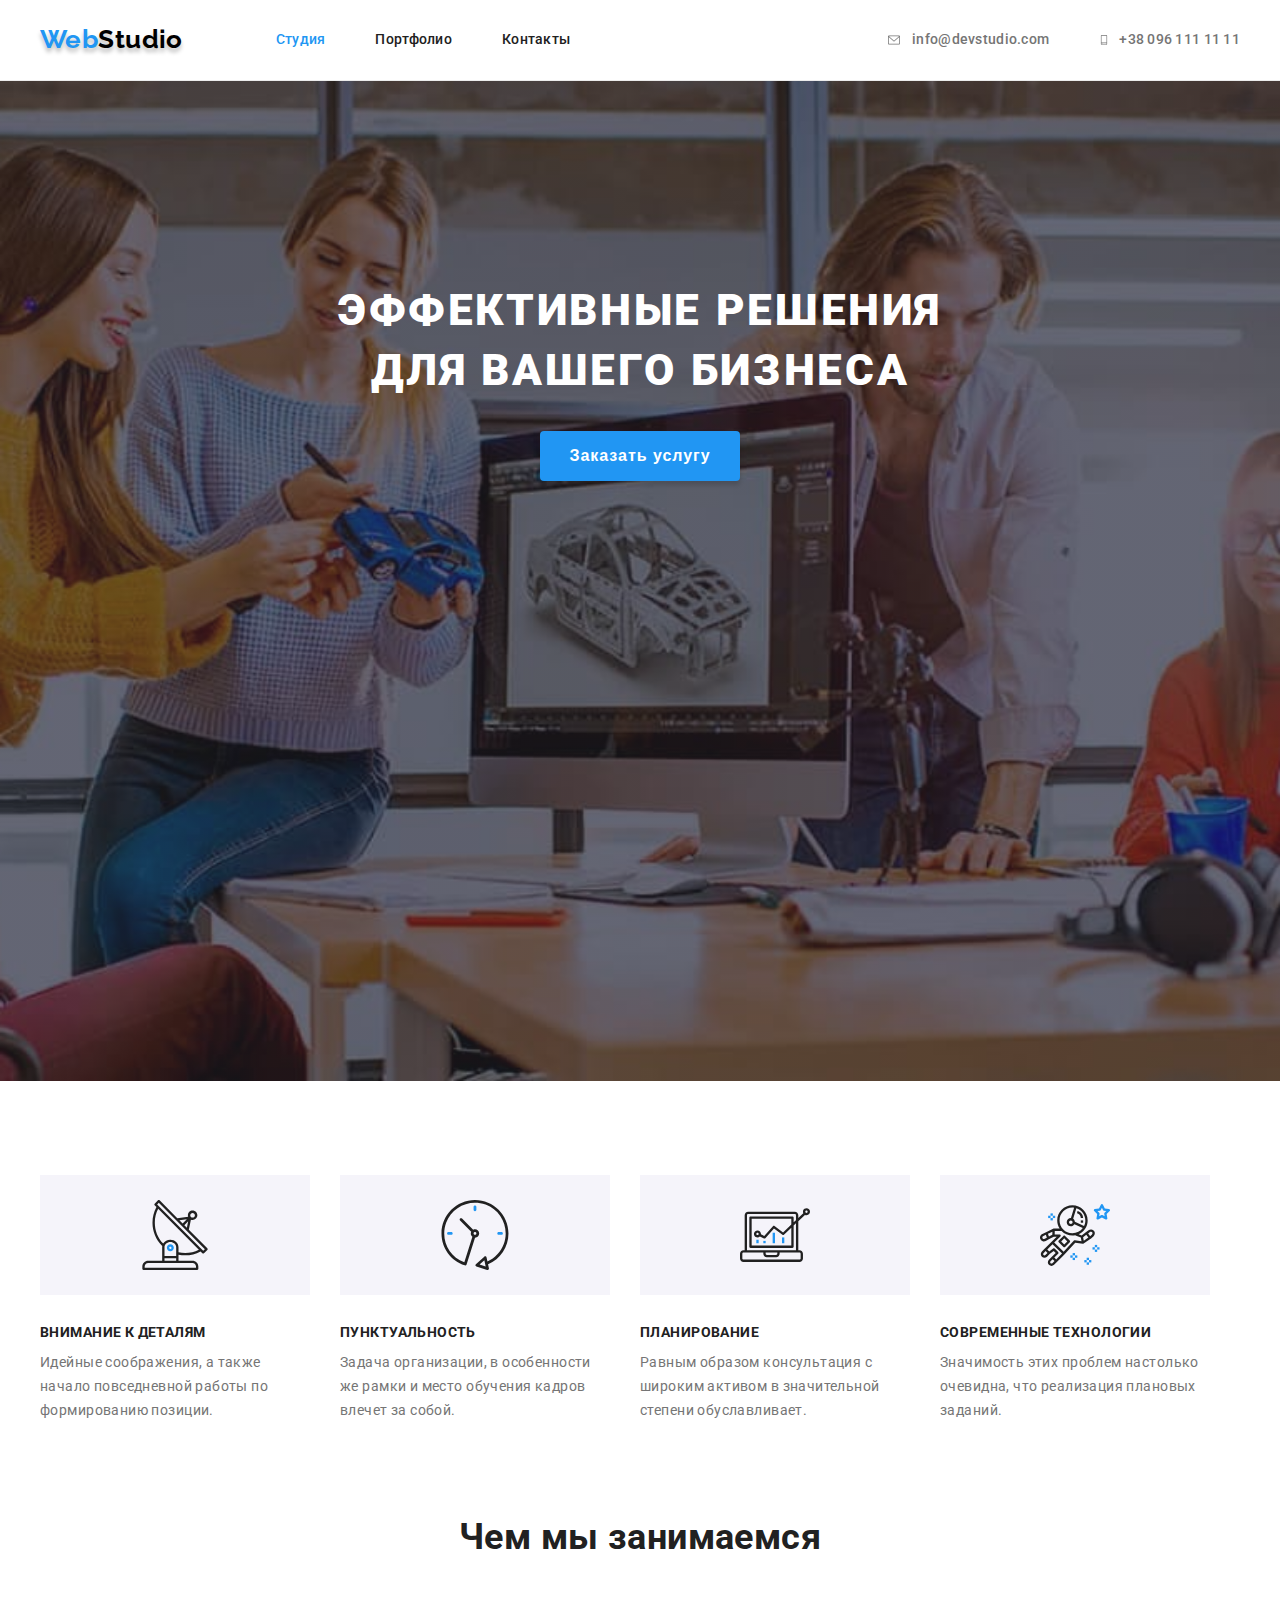
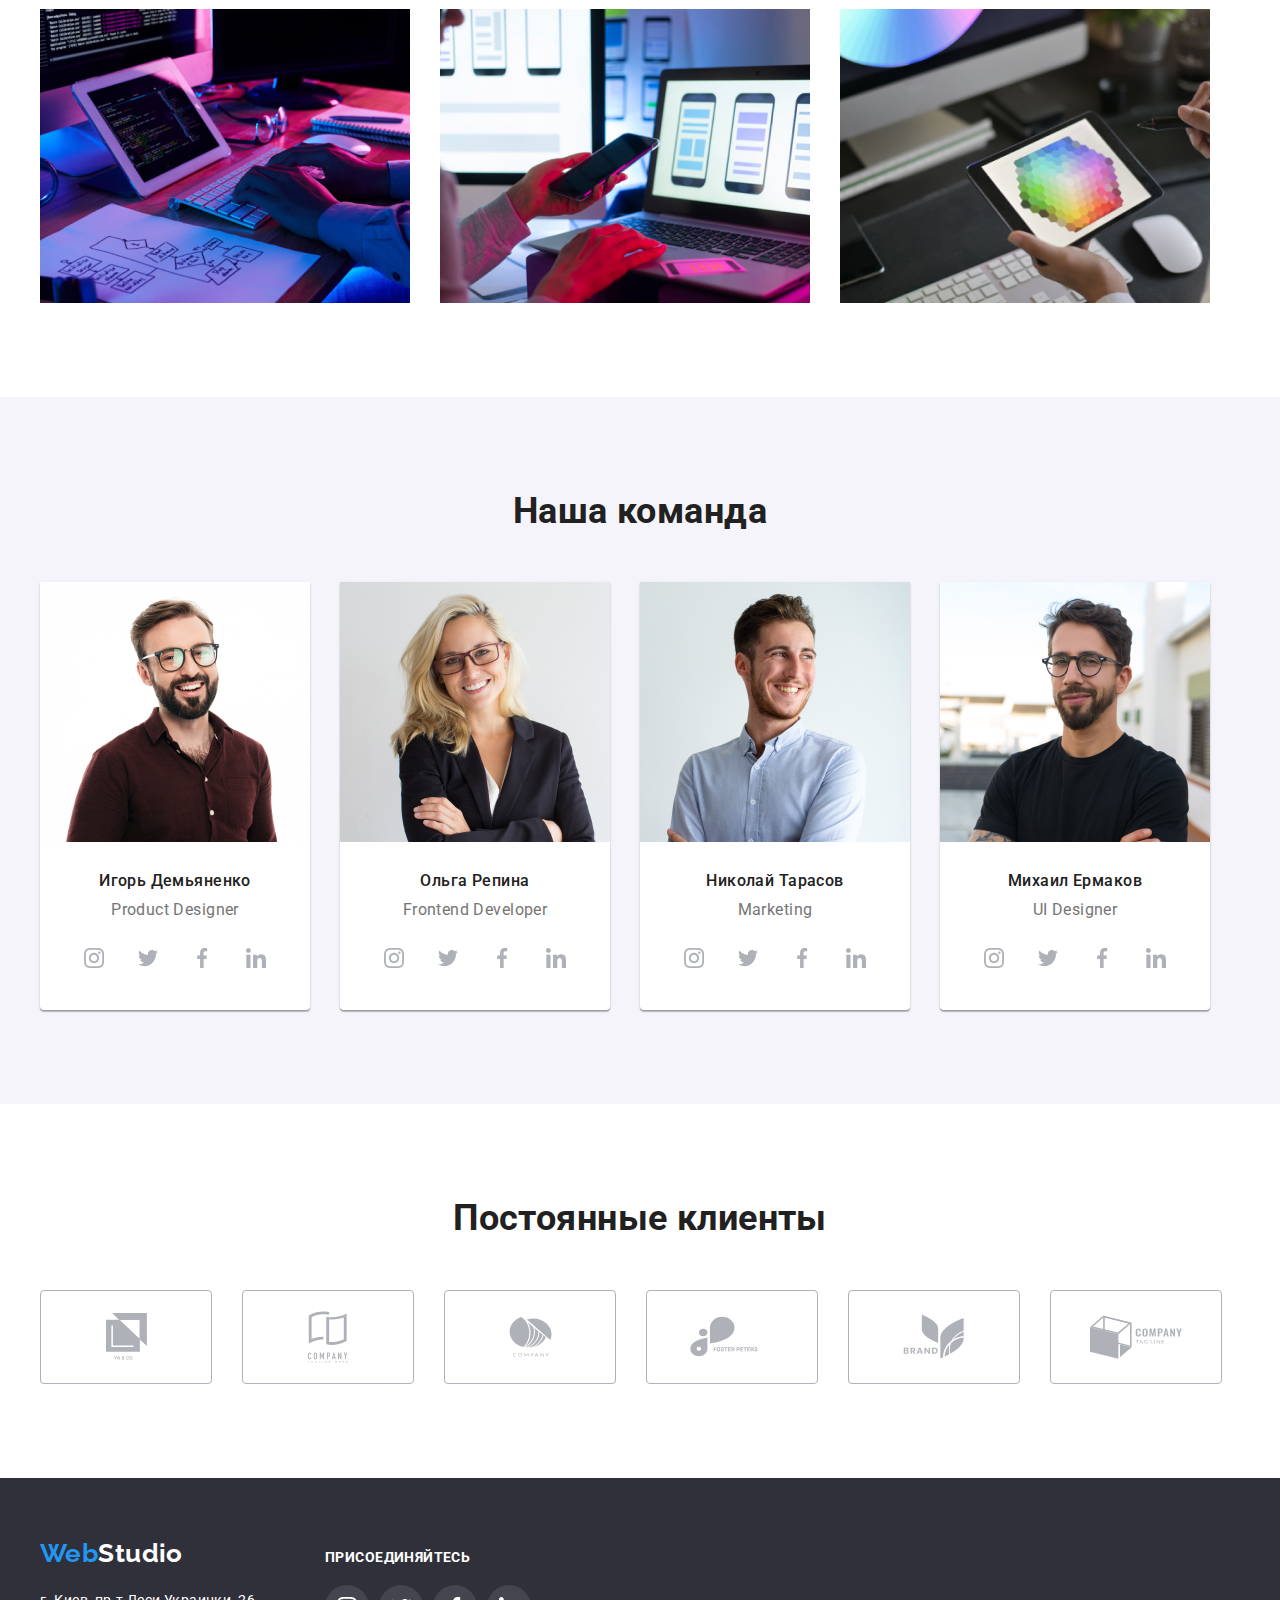
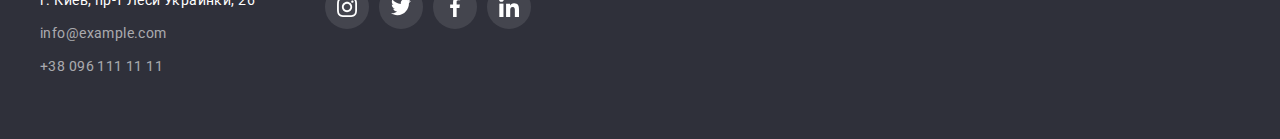
<file: index.html>
<!DOCTYPE html>
<html lang="ru">
<head>
    <meta charset="UTF-8">
    <meta http-equiv="X-UA-Compatible" content="IE=edge">
    <meta name="viewport" content="width=device-width, initial-scale=1.0">
    <title>Studio</title>
    <link rel="preconnect" href="https://fonts.googleapis.com">
    <link rel="preconnect" href="https://fonts.gstatic.com" crossorigin>
    <link href="https://fonts.googleapis.com/css2?family=Raleway:wght@700&family=Roboto:wght@400;500;700;900&display=swap" rel="stylesheet">
    <link rel="stylesheet" href="https://cdnjs.cloudflare.com/ajax/libs/modern-normalize/1.1.0/modern-normalize.min.css" integrity="sha512-wpPYUAdjBVSE4KJnH1VR1HeZfpl1ub8YT/NKx4PuQ5NmX2tKuGu6U/JRp5y+Y8XG2tV+wKQpNHVUX03MfMFn9Q==" crossorigin="anonymous" referrerpolicy="no-referrer" />
    <link rel="stylesheet" href="./css/style.css">
</head>
<body>
    <header class="page-header">
        <div class="container main-nav">
        <nav class="nav">
            <a href="" class="logo">Web<span class="logo-studio">Studio</span></a>
            <ul class="site-nav list">
                <li class="item"><a href="" class="link current">Студия</a></li>
                <li class="item"><a href="./portfolio.html" class="link">Портфолио</a></li>
                <li class="item"><a href="" class="link">Контакты</a></li>
            </ul>
        </nav>    
            <ul class="auth-nav list">
                <li class="item">
                    <a href="mailto:info@devstudio.com" class="link icon-link">
                        <svg width="16" height="12" class="icon"><use href="./img/icons/symbol-defs.svg#icon-envelope-hover"></use></svg>
                        info@devstudio.com</a></li>
                <li class="item"><a href="tel:+380961111111" class="link icon-link">
                    <svg width="10" height="16" class="icon"><use href="./img/icons/symbol-defs.svg#icon-smartphone"></use></svg>
                    +38 096 111 11 11</a></li>
            </ul>
        </div>
    </header>

        <section class="hero">
            <div class="container">
               <h1 class="hero-title">Эффективные решения для вашего бизнеса</h1>
               <button class="button primary">Заказать услугу</button>
            </div>   
        </section>

    <main>

    <!--- Особенности -->    
          <section class="section main-nav">
            <div class="container">
              <h2 hidden class="section-title">Преимущества компании</h2>
                <ul class="feature-list list">
                <li class="item icon-antenna">
                    <div class="feature-icon-wrap">
                        <svg width="70" height="70"><use href="./img/icons/symbol-defs.svg#icon-antenna-1"></use></svg>
                    </div>
                    <h3 class="title">Внимание к деталям</h3>
                    <p class="text">Идейные соображения, а также начало повседневной работы по формированию позиции.</p>
                </li>
                <li class="item icon-clock">
                    <div class="feature-icon-wrap">
                        <svg width="70" height="70"><use href="./img/icons/symbol-defs.svg#icon-clock-1"></use></svg>
                    </div>
                    <h3 class="title">Пунктуальность</h3>
                    <p class="text">Задача организации, в особенности же рамки и место обучения кадров влечет за собой.</p>
                </li>
                <li class="item icon-diagrama">
                    <div class="feature-icon-wrap">
                        <svg width="70" height="70"><use href="./img/icons/symbol-defs.svg#icon-diagram-1"></use></svg>
                    </div>
                    <h3 class="title">Планирование</h3>
                    <p class="text">Равным образом консультация с широким активом в значительной степени обуславливает.</p>
                </li>
                <li class="item icon-astronaut">
                    <div class="feature-icon-wrap">
                        <svg width="70" height="70"><use href="./img/icons/symbol-defs.svg#icon-astronaut-1"></use></svg>
                    </div>
                    <h3 class="title">Современные технологии</h3>
                    <p class="text">Значимость этих проблем настолько очевидна, что реализация плановых заданий.</p>
                </li>
                </ul>
            </div>
          </section>

    <!--- Чем мы занимаемся -->
          <section class="section work">
              <div class="container">
                <h2 class="section-title">Чем мы занимаемся</h2>
                   <ul class="work-list list">
                       <li class="item"><img src="./img/works/img1.jpg" alt="computer" width="370"></li>
                       <li class="item"><img src="./img/works/img2.jpg" alt="laptop" width="370"></li>
                       <li class="item"><img src="./img/works/img3.jpg" alt="tablet" width="370"></li>
                   </ul>
              </div>
          </section>

    <!--- Наша команда -->
          <section class="team section">
              <div class="container">
                <h2 class="section-title">Наша команда</h2>
                   <ul class="team-list list">
                <li class="item">
                    <img src="./img/team/igor.jpg" alt="igor" width="270">
                
                    <h3 class="title">Игорь Демьяненко</h3>
                    <p class="text">Product Designer</p>

                 <ul class="social-links list">
                        <li class="soc-item instagram">
                            <a href="" class="link soc-icon">
                                <svg class="icon-soc" width="20" height="20">
                                <use href="./img/icons/sprite.svg#icon-instagram-2"></use></svg></a></li>
                        <li class="soc-item twitter">
                            <a href="" class="link soc-icon">
                                <svg class="icon-soc" width="20" height="20">
                                    <use href="./img/icons/sprite.svg#icon-twitter-1"></use></svg></a></li>
                        <li class="soc-item facebook">
                            <a href="" class="link soc-icon">
                                <svg class="icon-soc" width="20" height="20">
                                    <use href="./img/icons/sprite.svg#icon-facebook-1"></use></svg></a></li>
                        <li class="soc-item linkedin">
                            <a href="" class="link soc-icon">
                                <svg class="icon-soc" width="20" height="20">
                                    <use href="./img/icons/sprite.svg#icon-linkedin-1"></use></svg></a></li>
                    </ul>

                </li>
                <li class="item">
                    <img src="./img/team/olga.jpg" alt="olga" width="270">
                    
                    <h3 class="title">Ольга Репина</h3>
                    <p class="text">Frontend Developer</p>

                    <ul class="social-links list">
                        <li class="soc-item instagram">
                            <a href="" class="link soc-icon">
                                <svg class="icon-soc" width="20" height="20">
                                <use href="./img/icons/sprite.svg#icon-instagram-2"></use></svg></a></li>
                        <li class="soc-item twitter">
                            <a href="" class="link soc-icon">
                                <svg class="icon-soc" width="20" height="20">
                                    <use href="./img/icons/sprite.svg#icon-twitter-1"></use></svg></a></li>
                        <li class="soc-item facebook">
                            <a href="" class="link soc-icon">
                                <svg class="icon-soc" width="20" height="20">
                                    <use href="./img/icons/sprite.svg#icon-facebook-1"></use></svg></a></li>
                        <li class="soc-item linkedin">
                            <a href="" class="link soc-icon">
                                <svg class="icon-soc" width="20" height="20">
                                    <use href="./img/icons/sprite.svg#icon-linkedin-1"></use></svg></a></li>
                    </ul>
                   
                </li>
                <li class="item">
                    <img src="./img/team/nikola.jpg" alt="nikola" width="270">
                    
                    <h3 class="title">Николай Тарасов</h3>
                    <p class="text">Marketing</p>

                    <ul class="social-links list">
                        <li class="soc-item instagram">
                            <a href="" class="link soc-icon">
                                <svg class="icon-soc" width="20" height="20">
                                <use href="./img/icons/sprite.svg#icon-instagram-2"></use></svg></a></li>
                        <li class="soc-item twitter">
                            <a href="" class="link soc-icon">
                                <svg class="icon-soc" width="20" height="20">
                                    <use href="./img/icons/sprite.svg#icon-twitter-1"></use></svg></a></li>
                        <li class="soc-item facebook">
                            <a href="" class="link soc-icon">
                                <svg class="icon-soc" width="20" height="20">
                                    <use href="./img/icons/sprite.svg#icon-facebook-1"></use></svg></a></li>
                        <li class="soc-item linkedin">
                            <a href="" class="link soc-icon">
                                <svg class="icon-soc" width="20" height="20">
                                    <use href="./img/icons/sprite.svg#icon-linkedin-1"></use></svg></a></li>
                    </ul>
                </li>
                <li class="item">
                    <img src="./img/team/mihal.jpg" alt="mihal" width="270">
                    
                    <h3 class="title">Михаил Ермаков</h3>
                    <p class="text">UI Designer</p>
                    
                    <ul class="social-links list">
                        <li class="soc-item instagram">
                            <a href="" class="link soc-icon">
                                <svg class="icon-soc" width="20" height="20">
                                <use href="./img/icons/sprite.svg#icon-instagram-2"></use></svg></a></li>
                        <li class="soc-item twitter">
                            <a href="" class="link soc-icon">
                                <svg class="icon-soc" width="20" height="20">
                                    <use href="./img/icons/sprite.svg#icon-twitter-1"></use></svg></a></li>
                        <li class="soc-item facebook">
                            <a href="" class="link soc-icon">
                                <svg class="icon-soc" width="20" height="20">
                                    <use href="./img/icons/sprite.svg#icon-facebook-1"></use></svg></a></li>
                        <li class="soc-item linkedin">
                            <a href="" class="link soc-icon">
                                <svg class="icon-soc" width="20" height="20">
                                    <use href="./img/icons/sprite.svg#icon-linkedin-1"></use></svg></a></li>
                    </ul>
                </li>
                   </ul>
              </div>
          </section>

        <!--  Постоянные клиенты  -->
            <section class="section">
                    <div class="container">
                        <h3 class="section-title">Постоянные клиенты</h3>
                            <ul class="client-list list">
                              <li class="item icon-ya">
                                <a href="" class="link icon-client">
                                    <svg class="client-icon" width="41" height="47" >
                                        <use href="./img/icons/symbol-company.svg#icon-ya"></use>
                                    </svg>
                                </a></li>
                              <li class="item icon-tagline">
                                <a href="" class="link icon-client">
                                    <svg class="client-icon" width="40" height="52" >
                                        <use href="./img/icons/symbol-company.svg#icon-tagline"></use>
                                    </svg>
                                </a></li>
                              <li class="item icon-company">
                                <a href="" class="link icon-client">
                                    <svg class="client-icon" width="43" height="41" >
                                        <use href="./img/icons/symbol-company.svg#icon-company"></use>
                                    </svg>
                                </a></li>
                              <li class="item icon-foster">
                                <a href="" class="link icon-client">
                                    <svg class="client-icon" width="84" height="41" >
                                        <use href="./img/icons/symbol-company.svg#icon-foster"></use>
                                    </svg>
                                </a></li>
                              <li class="item icon-brand">
                                <a href="" class="link icon-client">
                                    <svg class="client-icon" width="62" height="45" >
                                        <use href="./img/icons/symbol-company.svg#icon-brand"></use>
                                    </svg>
                                </a></li>
                              <li class="item icon-tag">
                                <a href="" class="link icon-client">
                                    <svg class="client-icon" width="94" height="44" >
                                        <use href="./img/icons/symbol-company.svg#icon-tag"></use>
                                    </svg>
                                </a></li>
                            </ul>
                    </div>
            </section>
        
    </main>

    <footer class="footer">
        <div class="container">
          <div class="coordinates">
            <a href="" class="logo-footer">Web<span class="footer-studio">Studio</span></a>
            <address class="address">
            <ul class="address-nav list">
                <li class="item"><a href="" class="address">г. Киев, пр-т Леси Украинки, 26</a></li>
                <li class="item"><a href="mailto:info@example.com" class="address-link">info@example.com</a></li>
                <li class="item"><a href="tel:+380961111111" class="address-link">+38 096 111 11 11</a></li>
            </ul>
            </address>
          </div>
          <div class="social-footer">
            <p class="title">присоединяйтесь</p>
            
                <ul class="soclinks list">
                    <li class="soc-item instagram">
                        <a href="" class="link socicon">
                            <svg class="icon-soc" width="20" height="20">
                            <use href="./img/icons/sprite.svg#icon-instagram-2"></use></svg></a></li>
                    <li class="soc-item twitter">
                        <a href="" class="link socicon">
                            <svg class="icon-soc" width="20" height="20">
                                <use href="./img/icons/sprite.svg#icon-twitter-1"></use></svg></a></li>
                    <li class="soc-item facebook">
                        <a href="" class="link socicon">
                            <svg class="icon-soc" width="20" height="20">
                                <use href="./img/icons/sprite.svg#icon-facebook-1"></use></svg></a></li>
                    <li class="soc-item linkedin">
                        <a href="" class="link socicon">
                            <svg class="icon-soc" width="20" height="20">
                                <use href="./img/icons/sprite.svg#icon-linkedin-1"></use></svg></a></li>
                </ul>
            
          </div>
        </div>
    </footer>
</body>
</html>
</file>
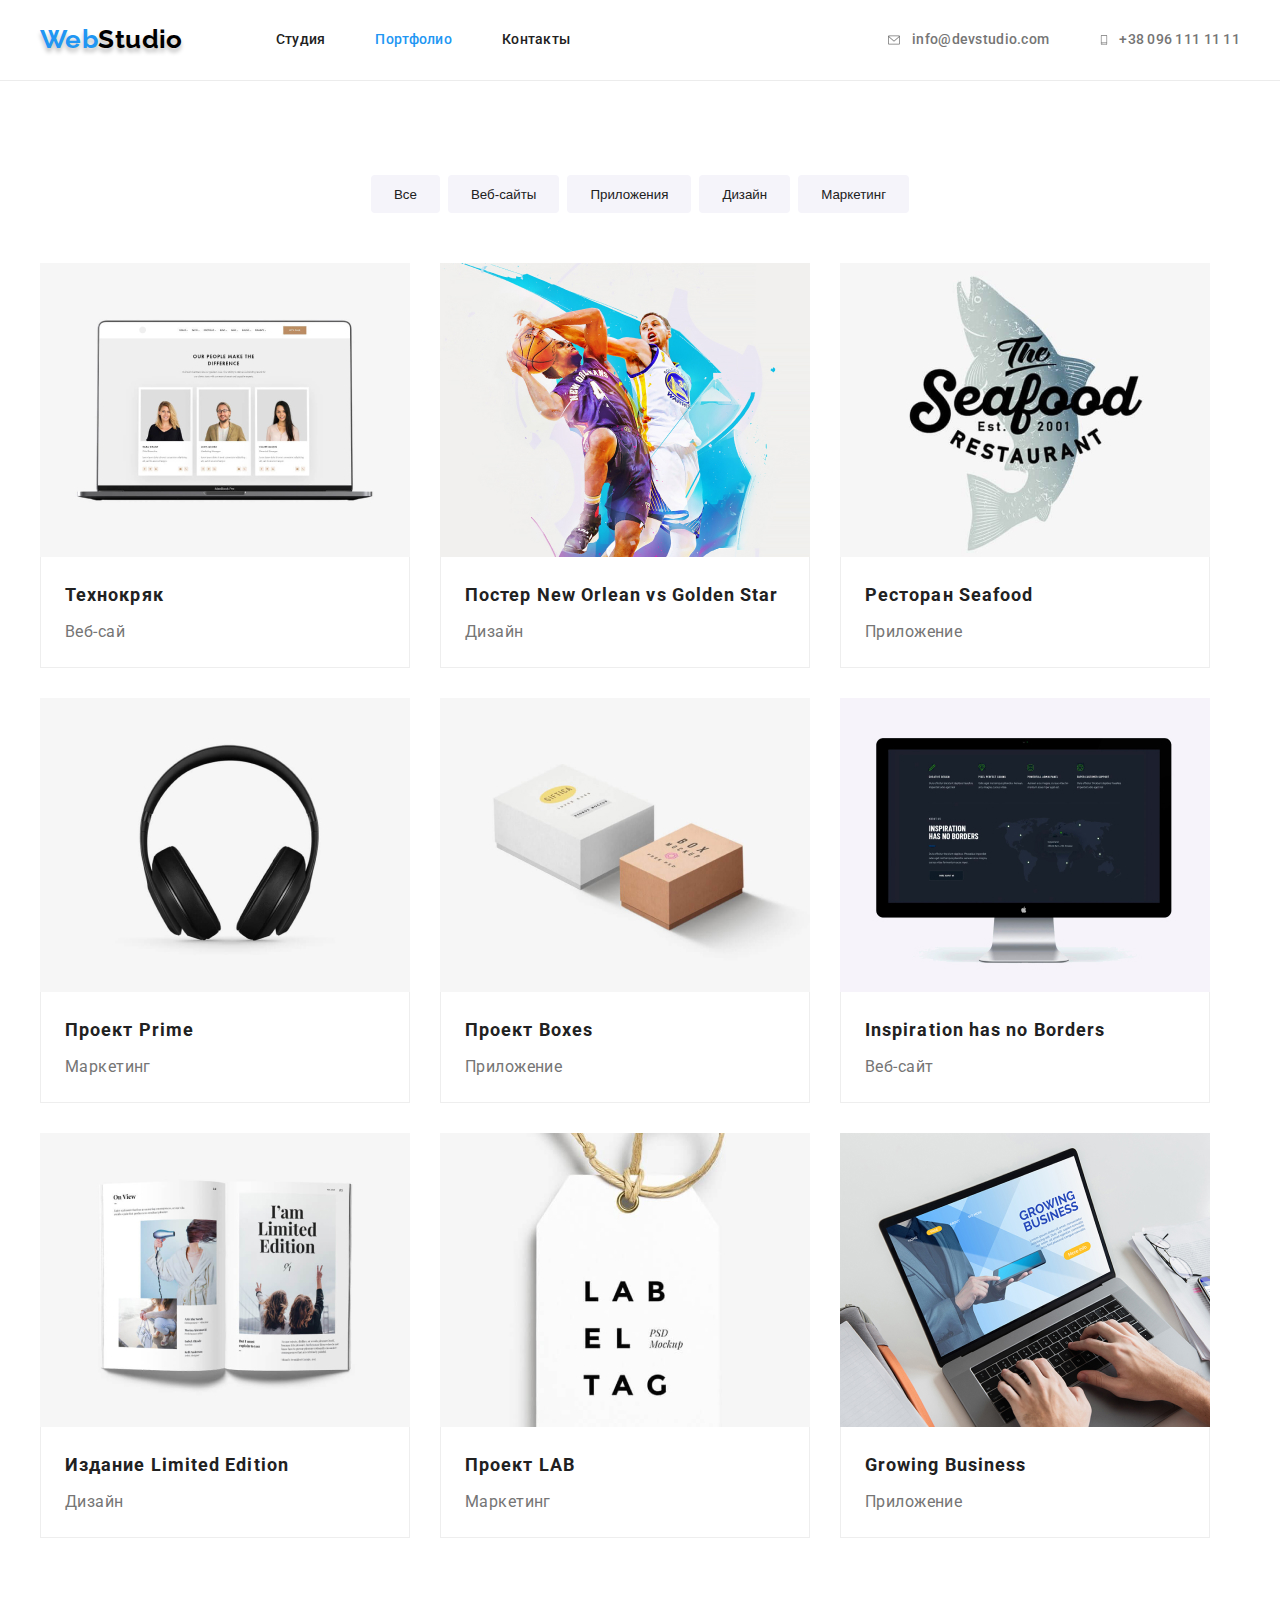
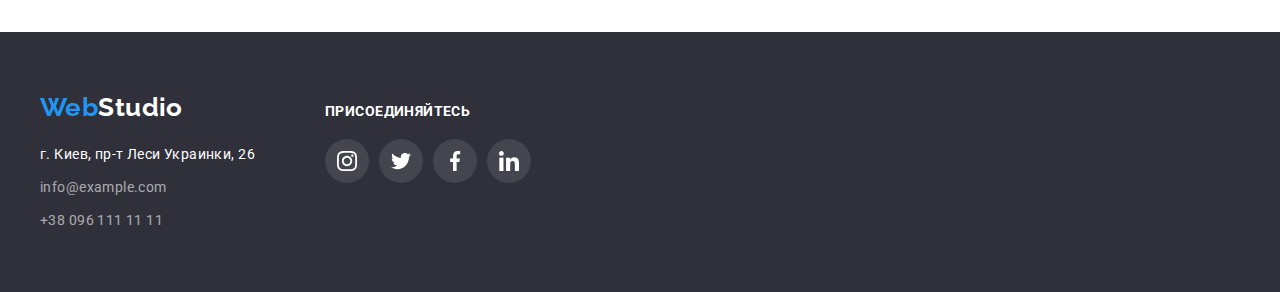
<file: portfolio.html>
<!DOCTYPE html>
<html lang="ru">
<head>
    <meta charset="UTF-8">
    <meta http-equiv="X-UA-Compatible" content="IE=edge">
    <meta name="viewport" content="width=device-width, initial-scale=1.0">
    <title>Portfolio</title>
    <link rel="preconnect" href="https://fonts.googleapis.com">
    <link rel="preconnect" href="https://fonts.gstatic.com" crossorigin>
    <link href="https://fonts.googleapis.com/css2?family=Raleway:wght@700&family=Roboto:wght@400;500;700;900&display=swap" rel="stylesheet">
    <link rel="stylesheet" href="https://cdnjs.cloudflare.com/ajax/libs/modern-normalize/1.1.0/modern-normalize.min.css" integrity="sha512-wpPYUAdjBVSE4KJnH1VR1HeZfpl1ub8YT/NKx4PuQ5NmX2tKuGu6U/JRp5y+Y8XG2tV+wKQpNHVUX03MfMFn9Q==" crossorigin="anonymous" referrerpolicy="no-referrer" />
    <link rel="stylesheet" href="./css/style.css">
</head>
<body>
    <header class="page-header">
        <div class="container main-nav">
        <nav class="nav">
            <a href="" class="logo">Web<span class="logo-studio">Studio</span></a>
            <ul class="site-nav list">
                <li class="item"><a href="./index.html" class="link">Студия</a></li>
                <li class="item"><a href="" class="link current">Портфолио</a></li>
                <li class="item"><a href="" class="link">Контакты</a></li>
            </ul>
        </nav>    
        <ul class="auth-nav list">
            <li class="item">
                <a href="mailto:info@devstudio.com" class="link icon-link">
                    <svg width="16" height="12" class="icon"><use href="./img/icons/symbol-defs.svg#icon-envelope-hover"></use></svg>
                    info@devstudio.com</a></li>
            <li class="item"><a href="tel:+380961111111" class="link icon-link">
                <svg width="10" height="16" class="icon"><use href="./img/icons/symbol-defs.svg#icon-smartphone"></use></svg>
                +38 096 111 11 11</a></li>
        </ul>
        </div>
    </header>
    <main>
        <section class="section">
            <div class="container">
             <h1 hidden>Portfolio</h1>
                <ul class="filters list">
                    <li class="item"><button type="button" class="button secondary">Все</button></li>
                    <li class="item"><button type="button" class="button secondary">Веб-сайты</button></li>
                    <li class="item"><button type="button" class="button secondary">Приложения</button></li>
                    <li class="item"><button type="button" class="button secondary">Дизайн</button></li>
                    <li class="item"><button type="button" class="button secondary">Маркетинг</button></li>
                </ul>
                <ul class="projects list">
                <li class="item">
                    <a href="" class="link">
                        <img src="./img/projects/1Технокряк.jpg" alt="Технокряк" width="370">
                        <div class="border">
                        <h2 class="projects-title">Технокряк</h2>
                        <p class="text">Веб-сай</p>
                        </div>
                    </a>
                </li>
                <li class="item">
                    <a href="" class="link">
                        <img src="./img/projects/2ПостерNewOrlean_vs_GoldenStar.jpg" alt="Постер" width="370">
                        <div class="border">
                        <h2 class="projects-title">Постер New Orlean vs Golden Star</h2>
                        <p class="text">Дизайн</p>
                        </div>
                    </a>
                </li>
                <li class="item">
                    <a href="" class="link">
                        <img src="./img/projects/3РесторанSeafood.jpg" alt="Seafood" width="370">
                        <div class="border">
                        <h2 class="projects-title">Ресторан Seafood</h2>
                        <p class="text">Приложение</p>
                        </div>
                    </a>
                </li>
                <li class="item">
                    <a href="" class="link">
                        <img src="./img/projects/4ПроектPrime.jpg" alt="Prime" width="370">
                        <div class="border">
                        <h2 class="projects-title">Проект Prime</h2>
                        <p class="text">Маркетинг</p>
                        </div>
                    </a>
                </li>
                <li class="item">
                    <a href="" class="link">
                        <img src="./img/projects/5ПроектBoxes.jpg" alt="Boxes" width="370">
                        <div class="border">
                        <h2 class="projects-title">Проект Boxes</h2>
                        <p class="text">Приложение</p>
                        </div>
                    </a>
                </li>
                <li class="item">
                    <a href="" class="link">
                        <img src="./img/projects/6Inspiration_has_no_Borders.jpg" alt="Inspiration" width="370">
                        <div class="border">
                        <h2 class="projects-title">Inspiration has no Borders</h2>
                        <p class="text">Веб-сайт</p>
                        </div>
                    </a>
                </li>
                <li class="item">
                    <a href="" class="link">
                        <img src="./img/projects/7ИзданиеLimited_Edition.jpg" alt="Edition" width="370">
                        <div class="border">
                        <h2 class="projects-title">Издание Limited Edition</h2>
                        <p class="text">Дизайн</p>
                        </div>
                    </a>
                </li>
                <li class="item">
                    <a href="" class="link">
                        <img src="./img/projects/8ПроектLAB.jpg" alt="LAB" width="370">
                        <div class="border">
                        <h2 class="projects-title">Проект LAB</h2>
                        <p class="text">Маркетинг</p>
                        </div>
                    </a>
                </li>
                <li class="item">
                    <a href="" class="link">
                        <img src="./img/projects/9GrowingBusiness.jpg" alt="Business" width="370">
                        <div class="border">
                        <h2 class="projects-title">Growing Business</h2>
                        <p class="text">Приложение</p>
                        </div>
                    </a>
                </li>
                </ul>
            </div>
        </section>
    </main>
    <footer class="footer">
        <div class="container">
          <div class="coordinates">
            <a href="" class="logo-footer">Web<span class="footer-studio">Studio</span></a>
            <address class="address">
            <ul class="address-nav list">
                <li class="item"><a href="" class="address">г. Киев, пр-т Леси Украинки, 26</a></li>
                <li class="item"><a href="mailto:info@example.com" class="address-link">info@example.com</a></li>
                <li class="item"><a href="tel:+380961111111" class="address-link">+38 096 111 11 11</a></li>
            </ul>
            </address>
          </div>
          <div class="social-footer">
            <h3 class="title">присоединяйтесь</h3>
            
                <ul class="soclinks list">
                    <li class="soc-item instagram">
                        <a href="" class="link socicon">
                            <svg class="icon-soc" width="20" height="20">
                            <use href="./img/icons/sprite.svg#icon-instagram-2"></use></svg></a></li>
                    <li class="soc-item twitter">
                        <a href="" class="link socicon">
                            <svg class="icon-soc" width="20" height="20">
                                <use href="./img/icons/sprite.svg#icon-twitter-1"></use></svg></a></li>
                    <li class="soc-item facebook">
                        <a href="" class="link socicon">
                            <svg class="icon-soc" width="20" height="20">
                                <use href="./img/icons/sprite.svg#icon-facebook-1"></use></svg></a></li>
                    <li class="soc-item linkedin">
                        <a href="" class="link socicon">
                            <svg class="icon-soc" width="20" height="20">
                                <use href="./img/icons/sprite.svg#icon-linkedin-1"></use></svg></a></li>
                </ul>
            
          </div>
        </div>
    </footer>
</body>
</html>
</file>
<file: css/style.css>
:root {
    --primary-text-color: #757575;
    --title-text-color: #212121;
    --border-line: #ECECEC;
    --border-line-small:#EEEEEE;
    --logo-black-color: #000;
    --accent-color: #2196F3;
    --primary-white-color: #ffffff;
    --primary-button-color: #F5F4FA;
    --button-color: #188CE8;
    --background-footer: #2F303A;
    --background-color-icon: #F5F4FA;
    --background-color-icon-social-links: #AFB1B8;
    --address-text-color: rgba(255, 255, 255, 0.6);
    --background-color-footer-socicon: rgba(255, 255, 255, 0.1);
    --box-shadow-portfolio: rgba(0, 0, 0, 0.12), 0px 4px 4px rgba(0, 0, 0, 0.06), 1px 4px 6px rgba(0, 0, 0, 0.16);
}

html {
    box-sizing: border-box;
}


body {
    margin: 0;
    background-color: var(--primary-white-color);
    color: var(--primary-text-color);
    font-family: 'Roboto', sans-serif;
    letter-spacing: 0.03em;
    font-size: 14px;
}
p,h1,h2,h3,h4,h5,h6 {
    margin: 0;
    padding: 0;
}
img {
    display: block;
    max-width: 100%;
    height: auto;
}

.container {
    width: 1200px;
    margin: 0 auto;
    padding-left: 15px;
    padding-right: 15px;
}

.section {
    padding: 94px 0 94px 0;
}

/*---header --*/
.page-header {
    border-bottom: 1px solid;
    border-bottom-color: var(--border-line);
}
.container .main-nav{
    align-items: center;
}
.main-nav {
    display: flex;
}

.nav {
    display: flex;
    margin-right: auto;
    /*margin-right: 331px;*/
}
.list {
    padding: 0;
    margin: 0;
    list-style: none;
}
.logo {
    font-family: 'Raleway', sans-serif;
    font-style: normal;
    font-size: 26px;
    line-height: 1.19;
    font-weight: 700;
    text-decoration: none;
    color: var(--accent-color);
    text-shadow: 0 4px 4px rgba(0, 0, 0, 0.25);
    padding: 24px 0 25px 0;
    margin-right: 93px;
}
.logo-studio {
    color: var(--logo-black-color);
}
/*--  site-nave --*/
.site-nav {
    display: flex;
}

.site-nav .item:not(:last-child){
    margin-right: 50px;
}
.site-nav .link {
    padding-top: 32px;
    padding-bottom: 32px;
    display: flex;
    align-items: center;

    font-weight: 500;
    line-height: 1.14;
    letter-spacing: 0.02em;
    text-decoration: none;
    color: var(--title-text-color);
    
}
.icon-link {
    color: var(--primary-text-color);
    
}
.icon-link:hover,
.icon-link:focus {
    color: var(--accent-color);
}
.icon-link .icon:hover, 
.icon-link .icon:focus {
    fill: var(--accent-color);
}
.icon {
    display: inline-block;
    justify-content: center;

    fill: var(--primary-text-color);
}
.site-nav .link:hover,
.site-nav .link:focus {
    color: var(--accent-color);
} 

.auth-nav {
    display: flex;
}
.auth-nav .icon {
    margin-right: 10px;
}

.auth-nav .item + .item {
    margin-left: 50px;
}

.auth-nav .link {
    display: flex;
    align-items: center;
    padding-top: 32px;
    padding-bottom: 32px;
    
    font-weight: 500;
    line-height: 1.14;
    letter-spacing: 0.02em;
    text-decoration: none;
    color: var(--primary-text-color);
}
.auth-nav .link:hover,
.auth-nav .link:focus {
    color: var(--accent-color);
}
.site-nav .link.current {
    color: var(--accent-color);
}


/*------Hero-------*/
.hero {
    background-image: 
    linear-gradient(to right, rgba(47, 48, 58, 0.4), rgba(47, 48, 58, 0.4)),
    url('../img/baner.jpg');
    background-color: var(--background-footer);
    background-repeat: no-repeat;
    background-position: center;
    background-size: cover;
    max-width: 1600px;
    height: 600px;
    margin-left: auto;
    margin-right: auto;

    text-align: center;
    padding-top: 200px;
    padding-bottom: 200px;
}
.hero-title {
    /*margin-bottom: 30px;*/
    margin: 0 auto;
    width: 696px;
    font-weight: 900;
    font-size: 44px;
    line-height: 1.36;
    letter-spacing: 0.06em;
    text-align: center;
    text-transform: uppercase;
    color: var(--primary-white-color);
}

/*---Features- Преимущества компании-*/

.section-title {
    margin-top: 0;
    font-weight: 700;
    font-size: 36px;
    line-height: 1.16;
    text-align: center;
    color: var(--title-text-color);
    margin-bottom: 50px;
}
.feature-list {
    display: flex;
}
.feature-list .item {
    width: 270px;
}
.feature-icon-wrap {
    background-color: var(--background-color-icon);
    height: 120px;
    display: flex;
    justify-content: center;
    align-items: center;
    margin-bottom: 30px;
}
.feature-list .item + .item {
    margin-left: 30px;
}
.feature-list .title {
    font-size: 14px;
    font-weight: 700;
    line-height: 1.14;
    text-transform: uppercase;
    color: var(--title-text-color);
    margin-bottom: 10px;
}
.feature-list .text {
    line-height: 1.71;
}


/*----Чем мы занимаемся-----*/

.work {
    padding-top: 0;
}
.work-list {
    display: flex;
}
.work-list .item + .item {
    margin-left: 30px;
}
.section-title {
    font-weight: 700;
    font-size: 36px;
    line-height: 1.16;
    margin-bottom: 50px;
}

/*--Exemples----Наша команда----*/
.team {
    background-color: var(--primary-button-color);
}
.team .item {
    border-radius: 0px 0px 4px 4px;
    box-shadow: 0px 1px 3px rgba(0, 0, 0, 0.12), 0px 1px 1px rgba(0, 0, 0, 0.14), 0px 2px 1px rgba(0, 0, 0, 0.2);
}

.team-list {
    display: flex;
}
.team-list .item {
    /*padding: 30px;*/
    box-shadow: 0px 1px 3px rgba(0, 0, 0, 0.12), 0px 1px 1px rgba(0, 0, 0, 0.14), 0px 2px 1px rgba(0, 0, 0, 0.2);
    border-radius: 0px 0px 4px 4px;
    border-color: var(--logo-black-color);
    background-color: var(--primary-white-color);
    text-align: center;
}
.team-list .item + .item {
    margin-left: 30px;
}
.team-list .title {
    font-weight: 500;
    font-size: 16px;
    line-height: 1.18;
    margin-bottom: 10px;
    margin-top: 30px;
    color: var(--title-text-color);
}
.team-list .text {
    font-size: 16px;
    line-height: 1.18;
    margin-bottom: 16px;
}
.social-links {
    display: flex;
    justify-content: center;
    padding: 0;
    margin-bottom: 30px;
    list-style: none;
}
.social-links .soc-item {
    width: 44px;
    height: 44px;
    border-radius: 50%;
}
.social-links .soc-item + .soc-item {
    margin-left: 10px;
}
.soc-icon {
    width: 100%;
    height: 100%;
    display: flex;
    border-radius: 50%;
    justify-content: center;
    align-items: center;
    color: var(--background-color-icon-social-links);
}
.soc-icon:hover,
.soc-icon:focus {
    background-color: var(--accent-color);
    color: var(--background-color-icon);
} 
.icon-soc {
    fill: currentColor;
}
.icon:hover {
    color: var(--accent-color);
}
.link-icon {
    padding: 0;
    margin: 0;
    fill: currentColor;
}



/*-----  Постоянные клиенты  ---------*/

.client-list {
    display: flex;
}
.client-list .item {
    display: flex;
    align-items: center;
    justify-content: center;
    border: 1px solid var(--background-color-icon-social-links);
    border-radius: 4px;
    width: 170px;
    height: 92px;
}

.client-list .item:hover,
.client-list .item:focus {
    border-color: var(--accent-color);
}

.client-list .item + .item {
    margin-left: 30px;
}
/*
.icon-client {
    align-items: center;
    justify-content: center; 
}*/
.client-list .link {
    display: flex;
    align-items: center;
    justify-content: center; 
    width: 100%;
    height: 100%;
}
.client-icon {
    fill: var(--background-color-icon-social-links);
}

.client-list .client-icon:hover,
.client-list .client-icon:focus {
    fill: var(--accent-color);
}


/*--Button--*/
.button {
    display: inline-block;
    border: 1px solid transparent;
    border-radius: 4px;
    cursor: pointer;
    font-weight: 500;
    text-align: center;
}
.button.primary {
    font-size: 16px;
    font-weight: 700;
    width: 200px;
    height: 50px;
    letter-spacing: 0.06em;
    box-shadow: 0px 4px 4px rgba(0, 0, 0, 0.15);
    color: var(--primary-white-color);
    background-color: var(--accent-color);
    margin-top: 30px;
}
.button.primary:hover,
.button.primary:focus {
    background-color: var(--button-color);
}
.button.secondary {
    height: 38px;
    padding: 6px 22px;
    color: var(--title-text-color);
    background-color: var(--primary-button-color);
}
.button.secondary:hover,
.button.secondary:focus {
    color: var(--primary-button-color);
    background-color: var(--accent-color);
}

/*------Portfolio-------*/
/*-----Projects------*/
.filters {
    display: flex;
    justify-content: center;
}
.filters .item + .item {
    margin-left: 8px;
}
.projects {
    display: flex;
    flex-wrap: wrap;
    margin-top: 50px;
}
.projects-title {
    margin-bottom: 4px;
}
.projects .item {
    width: 370px;
    margin-right: 30px;
    margin-bottom: 30px;

    background: #FFFFFF;
    /*border: 1px solid #EEEEEE;*/
    
}

.projects .item:hover,
.projects .item:focus {
    box-shadow: 0px 1px 1px var(--box-shadow-portfolio);
}
.projects .item:nth-child(3n) {
    margin-right: 0;
}
.projects .item:nth-last-child(-n + 3) {
    margin-bottom: 0;
}


.projects .link {
    text-decoration: none;
}
.link .projects-title {
    font-weight: 700;
    font-size: 18px;
    line-height: 2;
    letter-spacing: 0.06em;
    color: var(--title-text-color);
}
.link .text {
    font-weight: 400;
    font-size: 16px;
    line-height: 1.87;
    color: var(--primary-text-color);
}
.border {
    padding: 20px 24px;
    border-right: 1px solid;
    border-bottom: 1px solid;
    border-left: 1px solid;
    border-color: var(--border-line-small);
    
}

/*--Footer--*/
.footer {
    background-color: var(--background-footer);
    padding-top: 60px;
    padding-bottom: 60px;
}
.logo-footer {
    font-family: 'Raleway', sans-serif;
    font-weight: 700;
    font-size: 26px;
    line-height: 1.19;
    text-decoration: none;
    color: var(--accent-color);
}
.footer-studio {
    color: var(--primary-white-color);
}

/*--Address--*/

.address {
    text-decoration: none;
    font-style: normal;
    line-height: 1.71;
    color: var(--primary-white-color);
    margin-top: 20px;
}
.address-link {
    text-decoration: none;
    color: var(--address-text-color);
}
.address-nav .item+ .item {
    margin-top: 9px;
}
.footer .container {
    display: flex;
    align-items: baseline;
}
.coordinates {
    display: block;
    margin-right: 70px;
}

.social-footer .title {
    font-weight: 700;
    font-size: 14px;
    line-height: 16px;
    letter-spacing: 0.03em;
    text-transform: uppercase;
    margin-bottom: 20px;
    color: var(--primary-white-color);
}
.soclinks {
    display: flex;
    justify-content: center;
    padding: 0;
    margin-bottom: 30px;
    list-style: none;
}
.soclinks .soc-item {
    width: 44px;
    height: 44px;
    border-radius: 50%;
}
.soclinks .soc-item + .soc-item {
    margin-left: 10px;
}
.socicon {
    width: 100%;
    height: 100%;
    display: flex;
    border-radius: 50%;
    justify-content: center;
    align-items: center;
    color: var(--primary-white-color);
    background-color: var(--background-color-footer-socicon);
}
.socicon:hover,
.socicon:focus {
    background-color: var(--accent-color);
    color: var(--background-color-icon);
}
</file>
